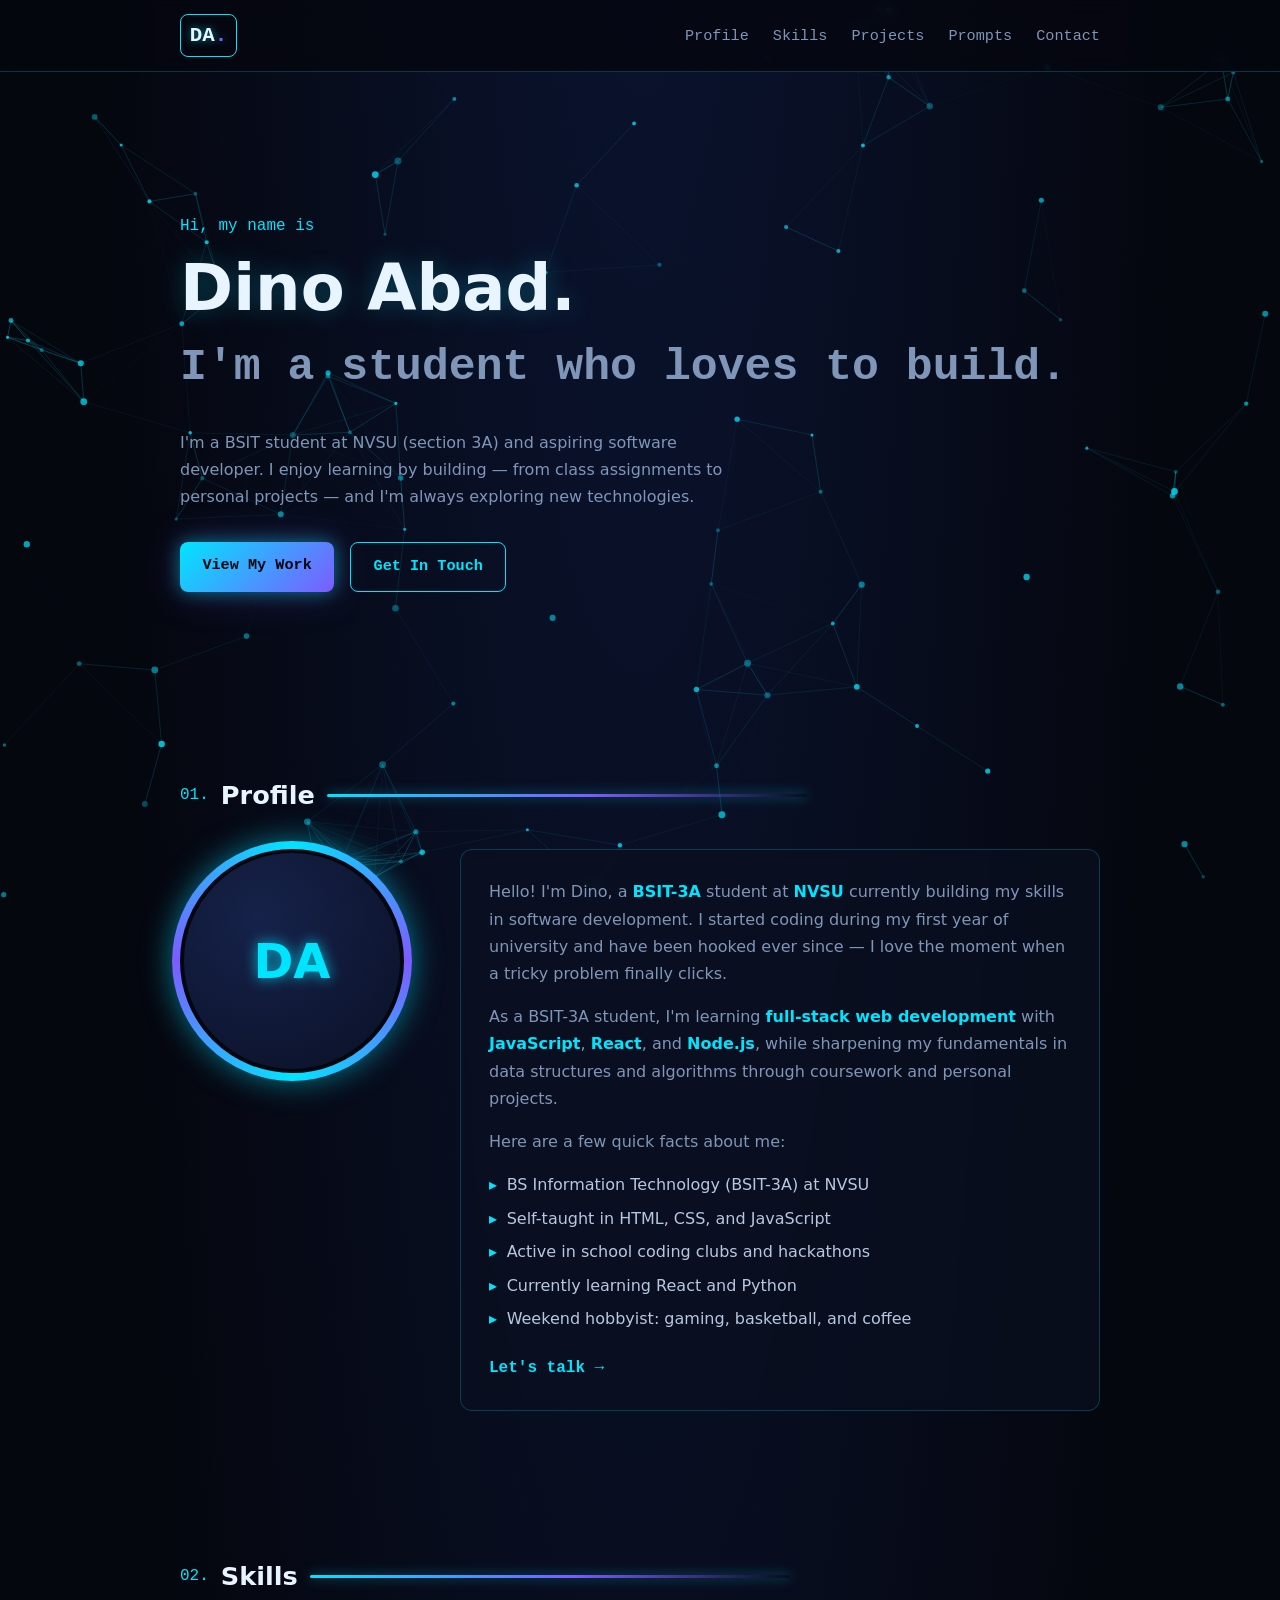
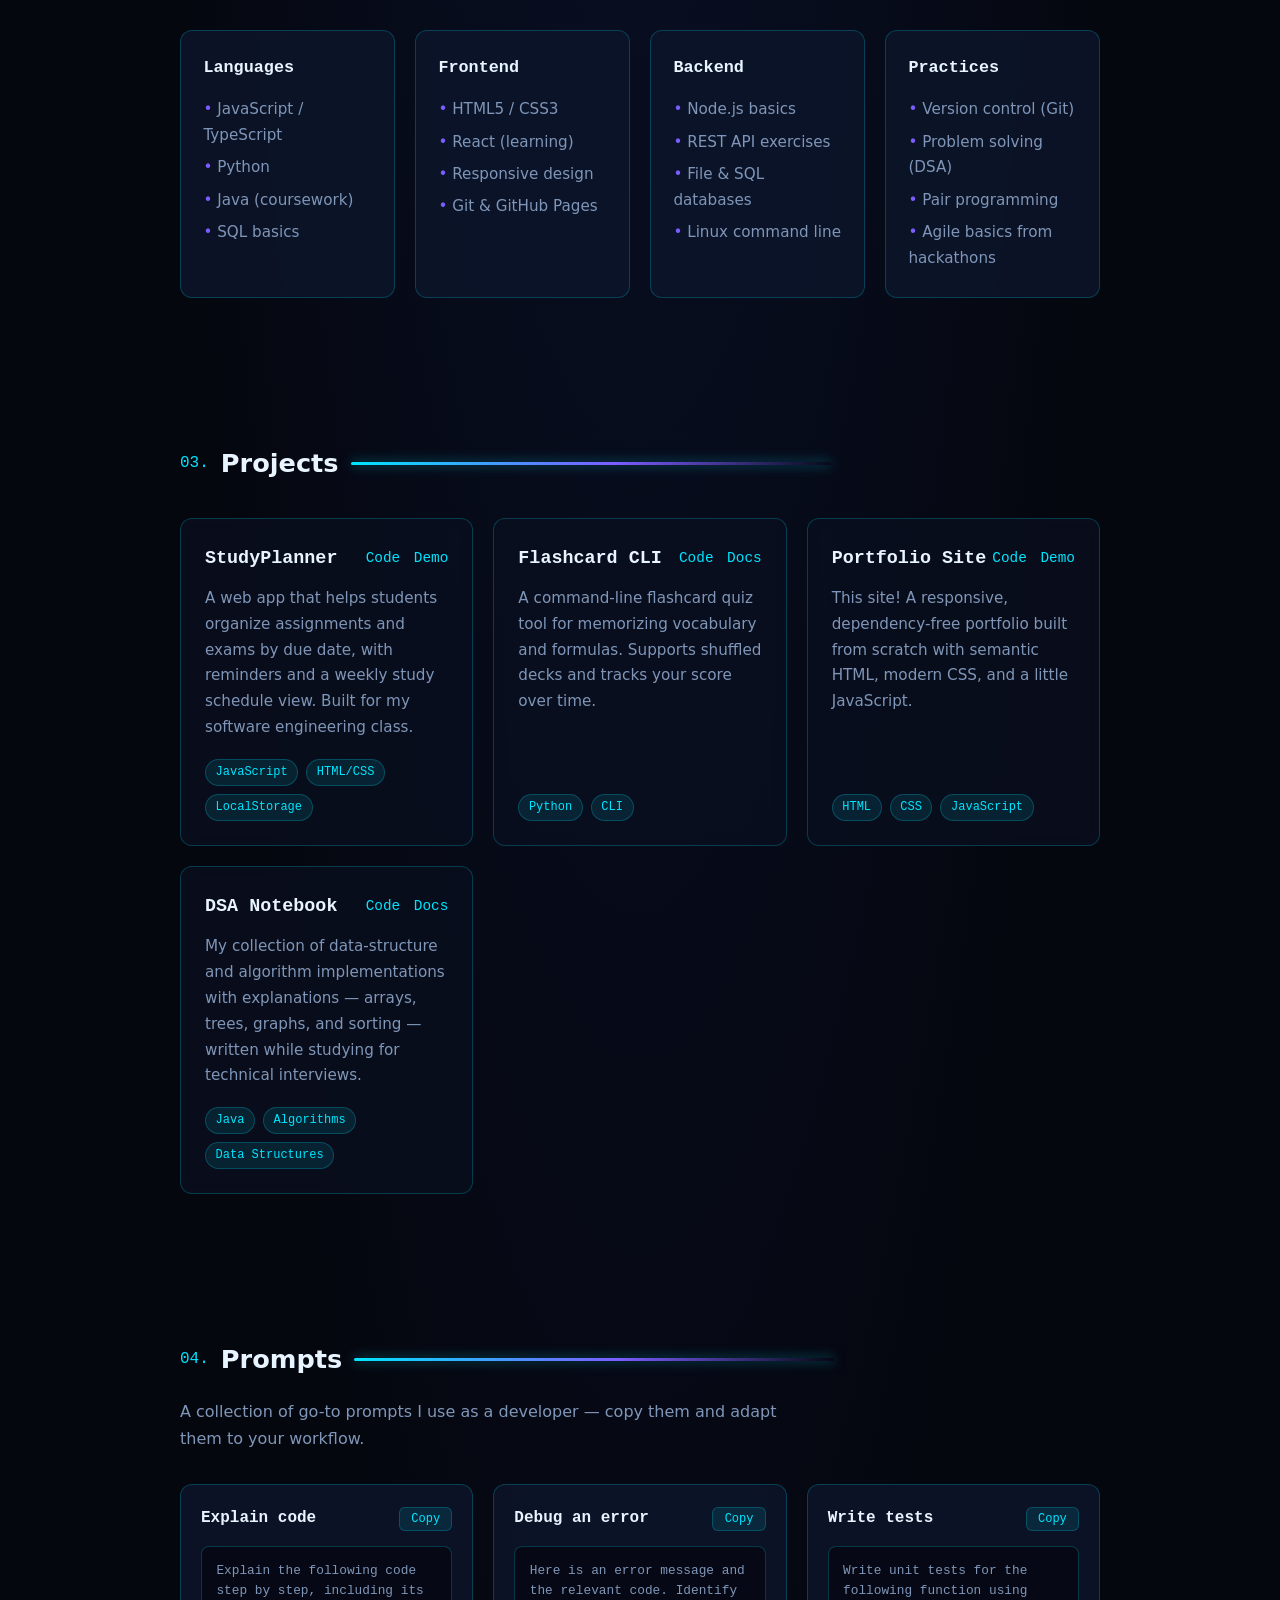
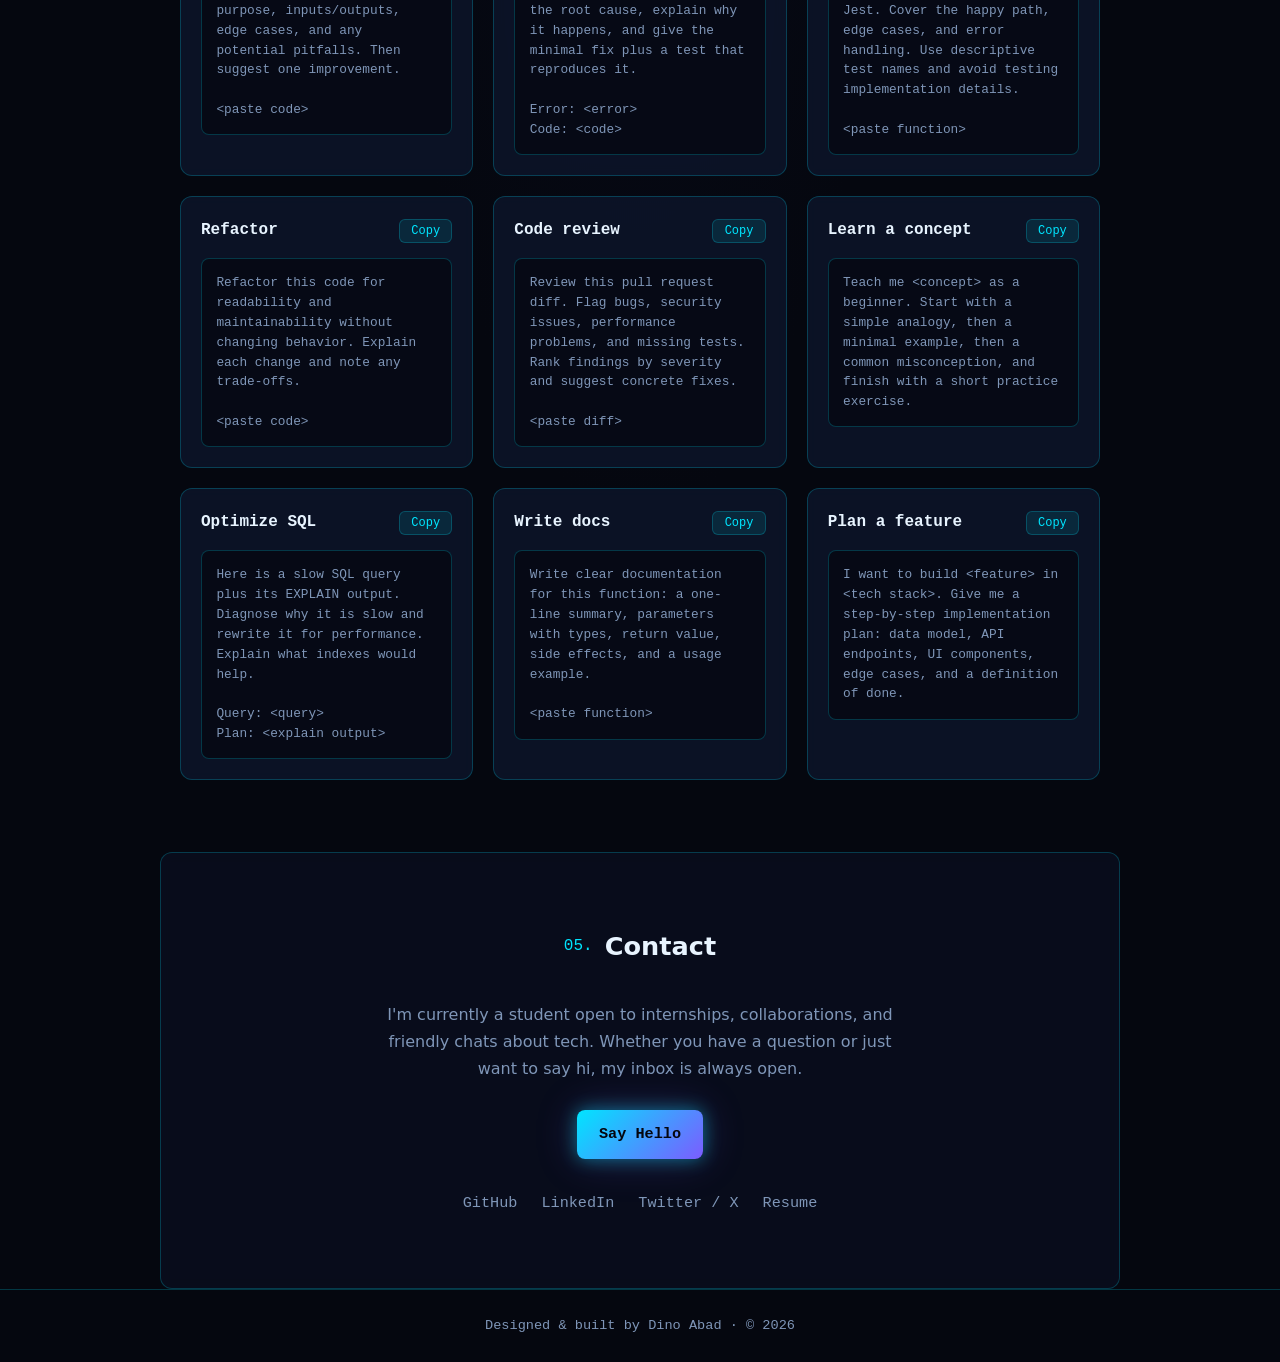
<file: index.html>
<!DOCTYPE html>
<html lang="en">
<head>
  <meta charset="UTF-8" />
  <meta name="viewport" content="width=device-width, initial-scale=1.0" />
  <title>Dino Abad — Student & Developer</title>
  <meta name="description" content="Portfolio of Dino Abad, BSIT-3A student at NVSU and developer." />
  <link rel="stylesheet" href="styles.css" />
</head>
<body>
  <canvas id="netCanvas" aria-hidden="true"></canvas>
  <header class="site-header">
    <nav class="nav">
      <a class="logo" href="#top">DA<span class="dot">.</span></a>
      <button class="nav-toggle" id="navToggle" aria-label="Toggle menu" aria-expanded="false">☰</button>
      <ul class="nav-links" id="navLinks">
        <li><a href="#profile">Profile</a></li>
        <li><a href="#skills">Skills</a></li>
        <li><a href="#projects">Projects</a></li>
        <li><a href="#prompts">Prompts</a></li>
        <li><a href="#contact">Contact</a></li>
      </ul>
    </nav>
  </header>

  <main id="top">
    <!-- Hero -->
    <section class="hero">
      <div class="hero-text">
        <p class="greeting">Hi, my name is</p>
        <h1>Dino Abad.</h1>
        <h2>I'm a student who loves to build.</h2>
        <p class="intro">
          I'm a BSIT student at NVSU (section 3A) and aspiring software developer. I
          enjoy learning by building — from class assignments to personal
          projects — and I'm always exploring new technologies.
        </p>
        <div class="hero-actions">
          <a class="btn btn-primary" href="#projects">View My Work</a>
          <a class="btn btn-ghost" href="#contact">Get In Touch</a>
        </div>
      </div>
    </section>

    <!-- Profile / About -->
    <section class="section" id="profile">
      <h2 class="section-title"><span>01.</span> Profile</h2>
      <div class="profile-grid">
        <div class="profile-photo" aria-hidden="true">
          <div class="avatar">DA</div>
        </div>
        <div class="profile-body">
          <p>
            Hello! I'm Dino, a <strong>BSIT-3A</strong> student at <strong>NVSU</strong> currently building my
            skills in software development. I started coding during my first
            year of university and have been hooked ever since — I love the
            moment when a tricky problem finally clicks.
          </p>
          <p>
            As a BSIT-3A student, I'm learning <strong>full-stack web development</strong>
            with <strong>JavaScript</strong>, <strong>React</strong>, and
            <strong>Node.js</strong>, while sharpening my fundamentals in
            data structures and algorithms through coursework and personal
            projects.
          </p>
          <p>Here are a few quick facts about me:</p>
          <ul class="facts">
            <li>BS Information Technology (BSIT-3A) at NVSU</li>
            <li>Self-taught in HTML, CSS, and JavaScript</li>
            <li>Active in school coding clubs and hackathons</li>
            <li>Currently learning React and Python</li>
            <li>Weekend hobbyist: gaming, basketball, and coffee</li>
          </ul>
          <a class="link" href="#contact">Let's talk →</a>
        </div>
      </div>
    </section>

    <!-- Skills -->
    <section class="section" id="skills">
      <h2 class="section-title"><span>02.</span> Skills</h2>
      <div class="skills-grid">
        <article class="skill-card">
          <h3>Languages</h3>
          <ul>
            <li>JavaScript / TypeScript</li>
            <li>Python</li>
            <li>Java (coursework)</li>
            <li>SQL basics</li>
          </ul>
        </article>
        <article class="skill-card">
          <h3>Frontend</h3>
          <ul>
            <li>HTML5 / CSS3</li>
            <li>React (learning)</li>
            <li>Responsive design</li>
            <li>Git &amp; GitHub Pages</li>
          </ul>
        </article>
        <article class="skill-card">
          <h3>Backend</h3>
          <ul>
            <li>Node.js basics</li>
            <li>REST API exercises</li>
            <li>File &amp; SQL databases</li>
            <li>Linux command line</li>
          </ul>
        </article>
        <article class="skill-card">
          <h3>Practices</h3>
          <ul>
            <li>Version control (Git)</li>
            <li>Problem solving (DSA)</li>
            <li>Pair programming</li>
            <li>Agile basics from hackathons</li>
          </ul>
        </article>
      </div>
    </section>

    <!-- Projects -->
    <section class="section" id="projects">
      <h2 class="section-title"><span>03.</span> Projects</h2>
      <div class="projects-grid">
        <article class="project-card">
          <div class="project-head">
            <h3>StudyPlanner</h3>
            <div class="project-links">
              <a href="#" aria-label="StudyPlanner source code">Code</a>
              <a href="#" aria-label="StudyPlanner live demo">Demo</a>
            </div>
          </div>
          <p>
            A web app that helps students organize assignments and exams by
            due date, with reminders and a weekly study schedule view.
            Built for my software engineering class.
          </p>
          <ul class="tags">
            <li>JavaScript</li><li>HTML/CSS</li><li>LocalStorage</li>
          </ul>
        </article>

        <article class="project-card">
          <div class="project-head">
            <h3>Flashcard CLI</h3>
            <div class="project-links">
              <a href="#" aria-label="Flashcard CLI source code">Code</a>
              <a href="#" aria-label="Flashcard CLI docs">Docs</a>
            </div>
          </div>
          <p>
            A command-line flashcard quiz tool for memorizing vocabulary and
            formulas. Supports shuffled decks and tracks your score over time.
          </p>
          <ul class="tags">
            <li>Python</li><li>CLI</li>
          </ul>
        </article>

        <article class="project-card">
          <div class="project-head">
            <h3>Portfolio Site</h3>
            <div class="project-links">
              <a href="#" aria-label="Portfolio Site source code">Code</a>
              <a href="#" aria-label="Portfolio Site live demo">Demo</a>
            </div>
          </div>
          <p>
            This site! A responsive, dependency-free portfolio built from
            scratch with semantic HTML, modern CSS, and a little JavaScript.
          </p>
          <ul class="tags">
            <li>HTML</li><li>CSS</li><li>JavaScript</li>
          </ul>
        </article>

        <article class="project-card">
          <div class="project-head">
            <h3>DSA Notebook</h3>
            <div class="project-links">
              <a href="#" aria-label="DSA Notebook source code">Code</a>
              <a href="#" aria-label="DSA Notebook docs">Docs</a>
            </div>
          </div>
          <p>
            My collection of data-structure and algorithm implementations with
            explanations — arrays, trees, graphs, and sorting — written while
            studying for technical interviews.
          </p>
          <ul class="tags">
            <li>Java</li><li>Algorithms</li><li>Data Structures</li>
          </ul>
        </article>
      </div>
    </section>


    <!-- Prompts -->
    <section class="section" id="prompts">
      <h2 class="section-title"><span>04.</span> Prompts</h2>
      <p class="prompts-intro">
        A collection of go-to prompts I use as a developer — copy them and
        adapt them to your workflow.
      </p>
      <div class="prompts-grid">
        <article class="prompt-card">
          <div class="prompt-head">
            <h3>Explain code</h3>
            <button class="copy-btn" type="button">Copy</button>
          </div>
          <pre>Explain the following code step by step, including its purpose, inputs/outputs, edge cases, and any potential pitfalls. Then suggest one improvement.

&lt;paste code&gt;</pre>
        </article>

        <article class="prompt-card">
          <div class="prompt-head">
            <h3>Debug an error</h3>
            <button class="copy-btn" type="button">Copy</button>
          </div>
          <pre>Here is an error message and the relevant code. Identify the root cause, explain why it happens, and give the minimal fix plus a test that reproduces it.

Error: &lt;error&gt;
Code: &lt;code&gt;</pre>
        </article>

        <article class="prompt-card">
          <div class="prompt-head">
            <h3>Write tests</h3>
            <button class="copy-btn" type="button">Copy</button>
          </div>
          <pre>Write unit tests for the following function using Jest. Cover the happy path, edge cases, and error handling. Use descriptive test names and avoid testing implementation details.

&lt;paste function&gt;</pre>
        </article>

        <article class="prompt-card">
          <div class="prompt-head">
            <h3>Refactor</h3>
            <button class="copy-btn" type="button">Copy</button>
          </div>
          <pre>Refactor this code for readability and maintainability without changing behavior. Explain each change and note any trade-offs.

&lt;paste code&gt;</pre>
        </article>

        <article class="prompt-card">
          <div class="prompt-head">
            <h3>Code review</h3>
            <button class="copy-btn" type="button">Copy</button>
          </div>
          <pre>Review this pull request diff. Flag bugs, security issues, performance problems, and missing tests. Rank findings by severity and suggest concrete fixes.

&lt;paste diff&gt;</pre>
        </article>

        <article class="prompt-card">
          <div class="prompt-head">
            <h3>Learn a concept</h3>
            <button class="copy-btn" type="button">Copy</button>
          </div>
          <pre>Teach me &lt;concept&gt; as a beginner. Start with a simple analogy, then a minimal example, then a common misconception, and finish with a short practice exercise.</pre>
        </article>

        <article class="prompt-card">
          <div class="prompt-head">
            <h3>Optimize SQL</h3>
            <button class="copy-btn" type="button">Copy</button>
          </div>
          <pre>Here is a slow SQL query plus its EXPLAIN output. Diagnose why it is slow and rewrite it for performance. Explain what indexes would help.

Query: &lt;query&gt;
Plan: &lt;explain output&gt;</pre>
        </article>

        <article class="prompt-card">
          <div class="prompt-head">
            <h3>Write docs</h3>
            <button class="copy-btn" type="button">Copy</button>
          </div>
          <pre>Write clear documentation for this function: a one-line summary, parameters with types, return value, side effects, and a usage example.

&lt;paste function&gt;</pre>
        </article>

        <article class="prompt-card">
          <div class="prompt-head">
            <h3>Plan a feature</h3>
            <button class="copy-btn" type="button">Copy</button>
          </div>
          <pre>I want to build &lt;feature&gt; in &lt;tech stack&gt;. Give me a step-by-step implementation plan: data model, API endpoints, UI components, edge cases, and a definition of done.</pre>
        </article>
      </div>
    </section>

    <!-- Contact -->
    <section class="section contact" id="contact">
      <h2 class="section-title"><span>05.</span> Contact</h2>
      <p class="contact-text">
        I'm currently a student open to internships, collaborations, and
        friendly chats about tech. Whether you have a question or just want
        to say hi, my inbox is always open.
      </p>
      <a class="btn btn-primary" href="mailto:dino.abad@example.com">Say Hello</a>
      <div class="socials">
        <a href="#">GitHub</a>
        <a href="#">LinkedIn</a>
        <a href="#">Twitter / X</a>
        <a href="#">Resume</a>
      </div>
    </section>
  </main>

  <footer class="site-footer">
    <p>Designed &amp; built by Dino Abad · © <span id="year"></span></p>
  </footer>

  <script src="script.js"></script>
  <script src="network.js"></script>
</body>
</html>
</file>
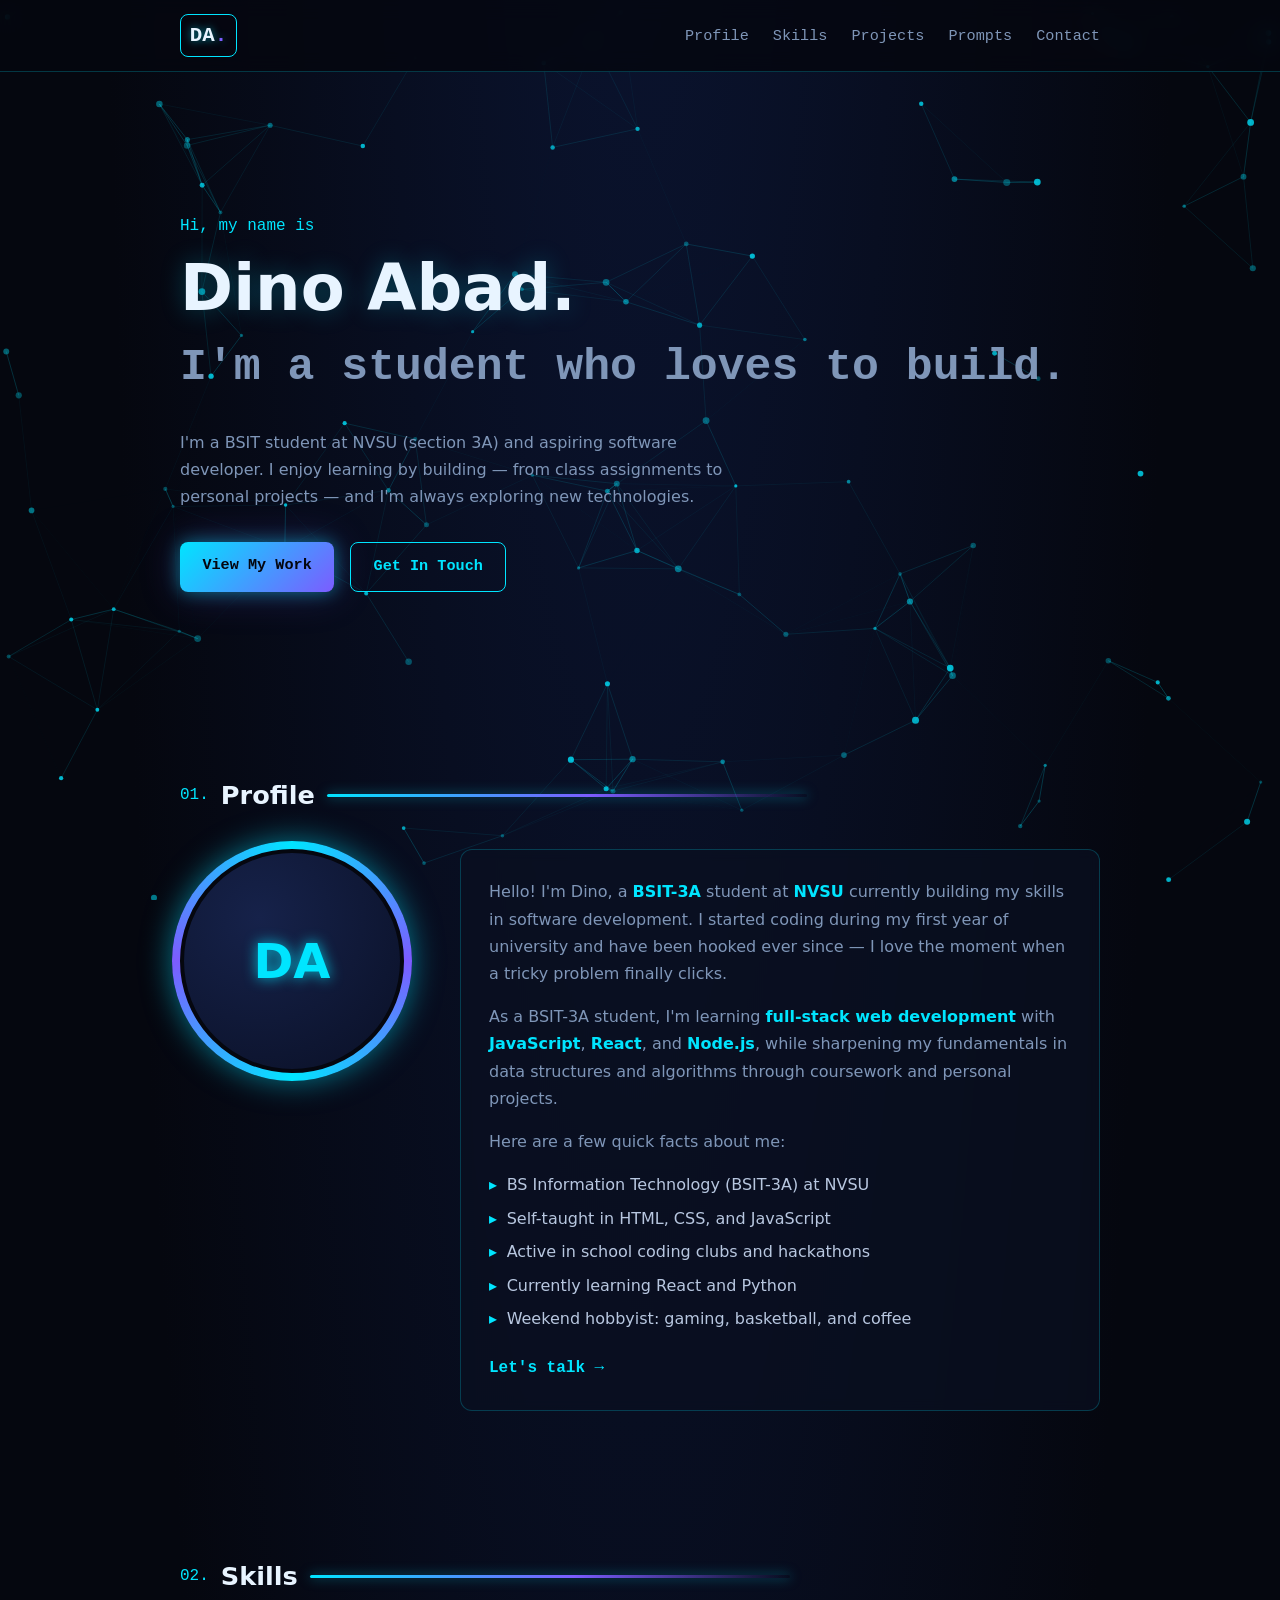
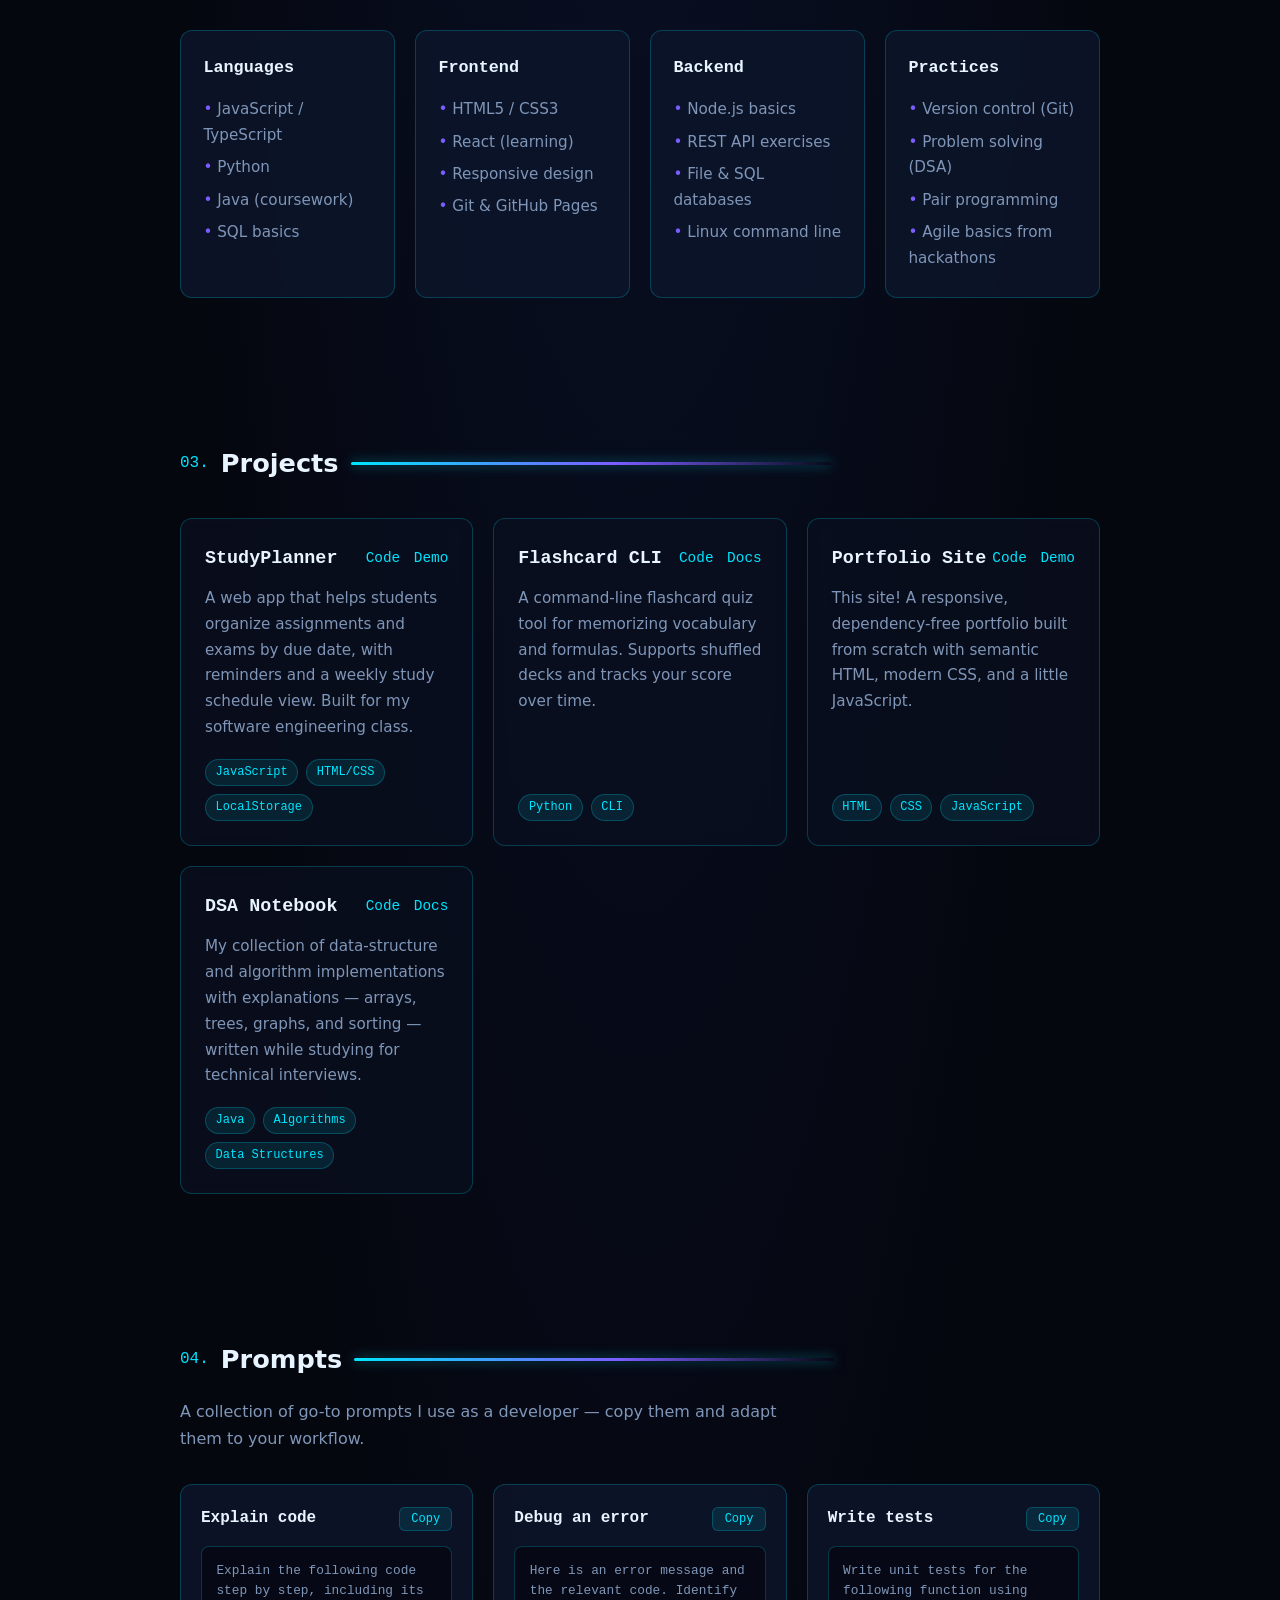
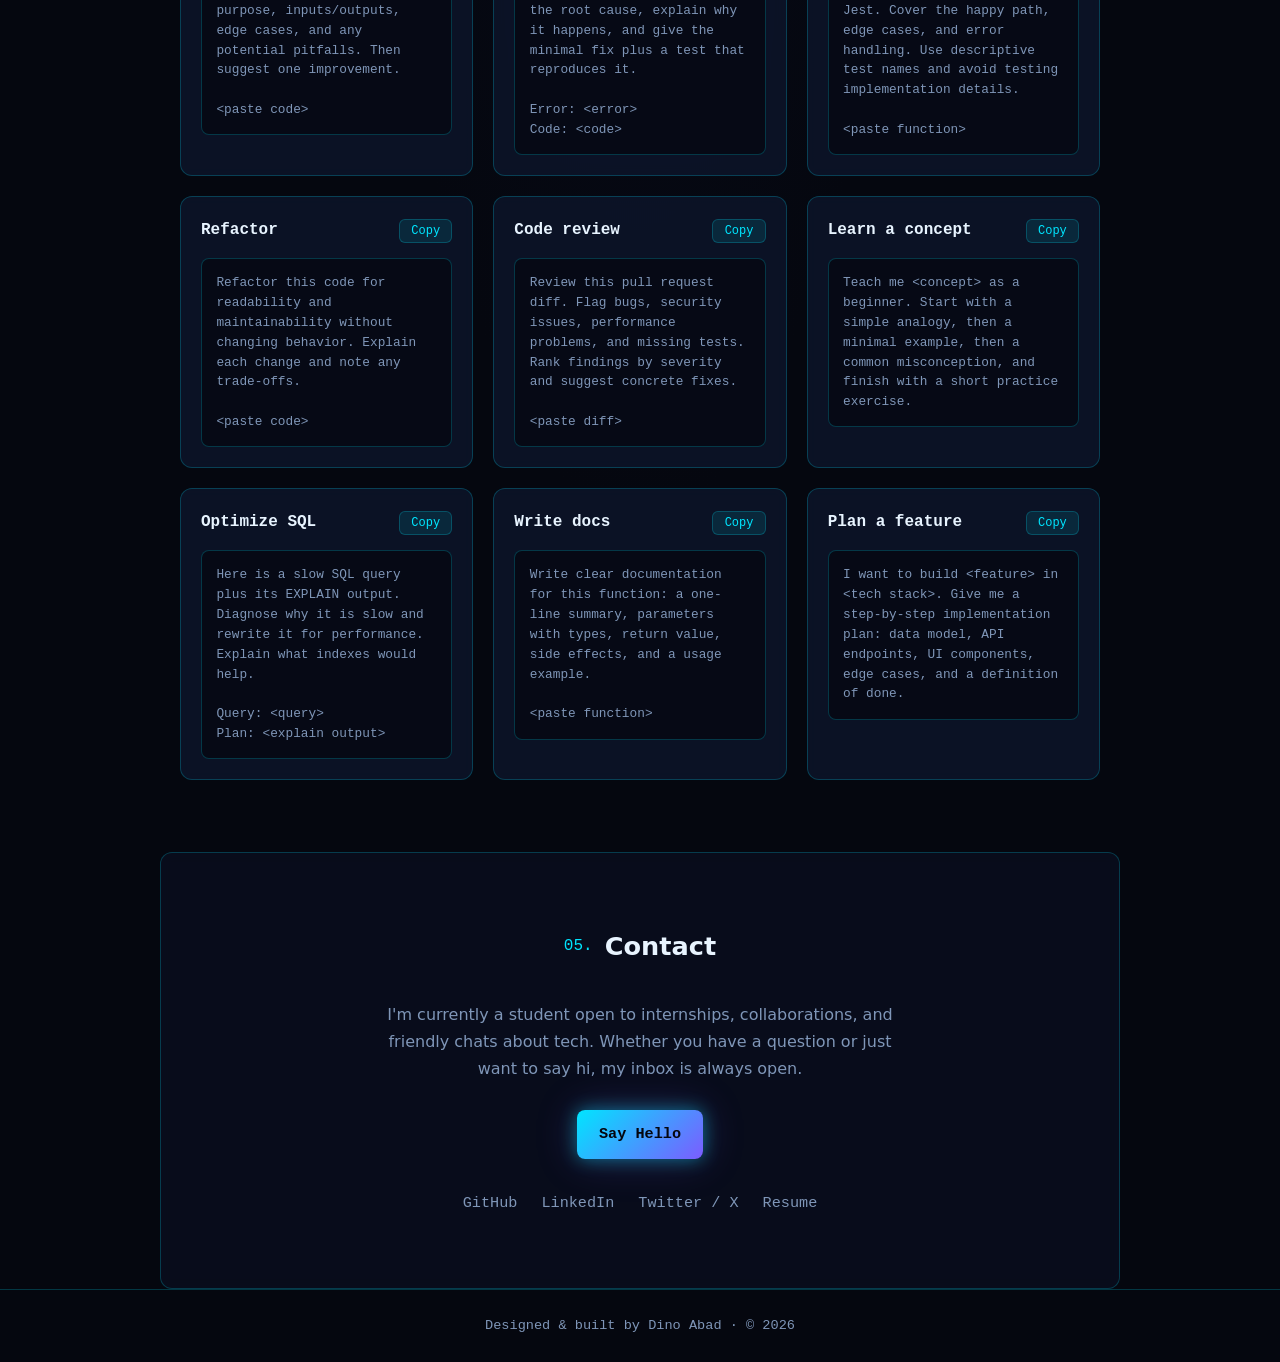
<file: dino-abad-portfolio.html>
<!DOCTYPE html>
<html lang="en">
<head>
  <meta charset="UTF-8" />
  <meta name="viewport" content="width=device-width, initial-scale=1.0" />
  <title>Dino Abad — Student & Developer</title>
  <meta name="description" content="Portfolio of Dino Abad, BSIT-3A student at NVSU and developer." />
  <style>
:root {
  --bg: #05070f;
  --bg-alt: rgba(10, 16, 32, 0.72);
  --card: rgba(13, 22, 44, 0.78);
  --text: #b8c7e0;
  --heading: #e8f4ff;
  --accent: #00e5ff;
  --accent-2: #7c5cff;
  --accent-soft: rgba(0, 229, 255, 0.1);
  --muted: #7f96b8;
  --border: rgba(0, 229, 255, 0.22);
  --radius: 12px;
  --max: 960px;
  --mono: "SFMono-Regular", "Cascadia Code", Consolas, "Liberation Mono", monospace;
}

* { box-sizing: border-box; margin: 0; padding: 0; }

html { scroll-behavior: smooth; }

body {
  font-family: "Segoe UI", system-ui, -apple-system, Roboto, sans-serif;
  background: radial-gradient(ellipse at 50% -20%, #0b1533 0%, var(--bg) 60%);
  color: var(--text);
  line-height: 1.7;
}

/* Network canvas background */
#netCanvas {
  position: fixed;
  inset: 0;
  z-index: -1;
  display: block;
}

a { color: var(--accent); text-decoration: none; }
a:hover { text-decoration: underline; }

/* Header */
.site-header {
  position: sticky;
  top: 0;
  z-index: 10;
  background: rgba(5, 7, 15, 0.82);
  backdrop-filter: blur(10px);
  border-bottom: 1px solid var(--border);
}
.nav {
  max-width: var(--max);
  margin: 0 auto;
  padding: 0.9rem 1.25rem;
  display: flex;
  align-items: center;
  justify-content: space-between;
}
.logo {
  font-family: var(--mono);
  font-weight: 700;
  font-size: 1.3rem;
  color: var(--heading);
  border: 1px solid var(--accent);
  border-radius: 8px;
  padding: 0.15rem 0.55rem;
  text-shadow: 0 0 8px rgba(0, 229, 255, 0.6);
}
.logo:hover { text-decoration: none; background: var(--accent-soft); }
.dot { color: var(--accent-2); }
.nav-links {
  display: flex;
  gap: 1.5rem;
  list-style: none;
}
.nav-links a {
  color: var(--muted);
  font-size: 0.95rem;
  font-family: var(--mono);
}
.nav-links a:hover { color: var(--accent); text-decoration: none; }
.nav-toggle {
  display: none;
  background: none;
  border: 1px solid var(--border);
  color: var(--accent);
  font-size: 1.2rem;
  border-radius: 6px;
  padding: 0.2rem 0.5rem;
  cursor: pointer;
}

/* Hero */
.hero {
  max-width: var(--max);
  margin: 0 auto;
  padding: 6rem 1.25rem 4rem;
  min-height: 70vh;
  display: flex;
  align-items: center;
}
.greeting {
  color: var(--accent);
  font-size: 1rem;
  margin-bottom: 0.75rem;
  font-family: var(--mono);
}
.hero h1 {
  color: var(--heading);
  font-size: clamp(2.4rem, 6vw, 4rem);
  line-height: 1.1;
  text-shadow: 0 0 24px rgba(0, 229, 255, 0.25);
}
.hero h2 {
  color: var(--muted);
  font-size: clamp(1.6rem, 4.5vw, 2.8rem);
  font-weight: 600;
  margin-top: 0.35rem;
  font-family: var(--mono);
}
.intro {
  max-width: 560px;
  margin-top: 1.5rem;
  color: var(--muted);
}
.hero-actions { display: flex; gap: 1rem; margin-top: 2rem; flex-wrap: wrap; }

.btn {
  display: inline-block;
  padding: 0.7rem 1.4rem;
  border-radius: 8px;
  font-weight: 600;
  font-size: 0.95rem;
  font-family: var(--mono);
}
.btn:hover { text-decoration: none; }
.btn-primary {
  background: linear-gradient(135deg, var(--accent), var(--accent-2));
  color: #04060f;
  box-shadow: 0 0 18px rgba(0, 229, 255, 0.45), 0 0 40px rgba(124, 92, 255, 0.25);
  animation: btnGlow 3.5s ease-in-out infinite;
}
.btn-primary:hover { filter: brightness(1.15); box-shadow: 0 0 28px rgba(0, 229, 255, 0.75), 0 0 60px rgba(124, 92, 255, 0.45); animation: none; }
.btn-ghost:hover { box-shadow: 0 0 18px rgba(0, 229, 255, 0.4); }
@keyframes btnGlow {
  0%, 100% { box-shadow: 0 0 14px rgba(0, 229, 255, 0.3), 0 0 32px rgba(124, 92, 255, 0.15); }
  50%      { box-shadow: 0 0 20px rgba(0, 229, 255, 0.45), 0 0 42px rgba(124, 92, 255, 0.22); }
}
.btn-ghost { border: 1px solid var(--accent); color: var(--accent); }
.btn-ghost:hover { background: var(--accent-soft); }

/* Sections */
.section {
  max-width: var(--max);
  margin: 0 auto;
  padding: 4.5rem 1.25rem;
}
.section-title {
  color: var(--heading);
  font-size: 1.6rem;
  margin-bottom: 2rem;
  display: flex;
  align-items: center;
  gap: 0.75rem;
}
.section-title span {
  color: var(--accent);
  font-size: 1rem;
  font-weight: 500;
  font-family: var(--mono);
}
.section-title::after {
  content: "";
  flex: 1;
  height: 3px;
  border-radius: 999px;
  background: linear-gradient(90deg, var(--accent), var(--accent-2) 55%, transparent);
  box-shadow: 0 0 12px rgba(0, 229, 255, 0.5);
  max-width: 480px;
}

/* Profile */
.profile-grid {
  display: grid;
  grid-template-columns: 240px 1fr;
  gap: 2.5rem;
  align-items: start;
}
.profile-photo { position: relative; width: fit-content; }
.profile-photo::before {
  content: "";
  position: absolute;
  inset: -8px;
  border-radius: 50%;
  background: conic-gradient(from 0deg, var(--accent), var(--accent-2), var(--accent), var(--accent-2), var(--accent));
  animation: ringSpin 6s linear infinite;
  z-index: 0;
  box-shadow: 0 0 30px rgba(0, 229, 255, 0.5);
}
.avatar {
  position: relative;
  z-index: 1;
  aspect-ratio: 1;
  width: 224px;
  max-width: 100%;
  border-radius: 50%;
  background: radial-gradient(circle at 35% 30%, #16224a, #0a1026);
  color: var(--accent);
  font-size: 3rem;
  font-weight: 700;
  display: flex;
  align-items: center;
  justify-content: center;
  border: 4px solid var(--bg);
  text-shadow: 0 0 14px rgba(0, 229, 255, 0.8);
}
@keyframes ringSpin { to { transform: rotate(360deg); } }
.profile-body {
  background: var(--bg-alt);
  border: 1px solid var(--border);
  border-radius: var(--radius);
  padding: 1.75rem;
  backdrop-filter: blur(6px);
}
.profile-body p { margin-bottom: 1rem; color: var(--muted); }
.profile-body strong { color: var(--accent); }
.facts {
  list-style: none;
  margin: 0.5rem 0 1.25rem;
  display: grid;
  gap: 0.4rem;
}
.facts li::before {
  content: "▸";
  color: var(--accent);
  margin-right: 0.6rem;
}
.link { font-weight: 600; font-family: var(--mono); }

/* Skills */
.skills-grid {
  display: grid;
  grid-template-columns: repeat(auto-fit, minmax(210px, 1fr));
  gap: 1.25rem;
}
.skill-card {
  background: var(--card);
  border: 1px solid var(--border);
  border-radius: var(--radius);
  padding: 1.4rem;
  transition: transform 0.15s ease, box-shadow 0.15s ease;
  backdrop-filter: blur(6px);
}
.skill-card:hover {
  transform: translateY(-4px);
  box-shadow: 0 0 22px rgba(0, 229, 255, 0.25);
}
.skill-card h3 {
  color: var(--heading);
  margin-bottom: 0.75rem;
  font-size: 1.05rem;
  font-family: var(--mono);
}
.skill-card ul { list-style: none; color: var(--muted); font-size: 0.95rem; }
.skill-card li { padding: 0.2rem 0; }
.skill-card li::before { content: "• "; color: var(--accent-2); }

/* Projects */
.projects-grid {
  display: grid;
  grid-template-columns: repeat(auto-fit, minmax(280px, 1fr));
  gap: 1.25rem;
}
.project-card {
  background: var(--bg-alt);
  border: 1px solid var(--border);
  border-radius: var(--radius);
  padding: 1.5rem;
  display: flex;
  flex-direction: column;
  transition: transform 0.15s ease, box-shadow 0.15s ease;
  backdrop-filter: blur(6px);
}
.project-card:hover {
  transform: translateY(-4px);
  box-shadow: 0 0 22px rgba(124, 92, 255, 0.3);
}
.project-head {
  display: flex;
  justify-content: space-between;
  align-items: center;
  margin-bottom: 0.75rem;
}
.project-head h3 { color: var(--heading); font-size: 1.15rem; font-family: var(--mono); }
.project-links { display: flex; gap: 0.85rem; font-size: 0.9rem; font-family: var(--mono); }
.project-card p { color: var(--muted); font-size: 0.95rem; flex: 1; }
.tags {
  list-style: none;
  display: flex;
  flex-wrap: wrap;
  gap: 0.5rem;
  margin-top: 1.1rem;
  font-size: 0.75rem;
  color: var(--accent);
  font-family: var(--mono);
}
.tags li {
  background: var(--accent-soft);
  border: 1px solid var(--border);
  padding: 0.15rem 0.6rem;
  border-radius: 999px;
}

/* Contact */
.contact {
  text-align: center;
  background: var(--bg-alt);
  border: 1px solid var(--border);
  border-radius: var(--radius);
  max-width: var(--max);
  backdrop-filter: blur(6px);
}
.contact .section-title { justify-content: center; }
.contact .section-title::after { display: none; }
.contact-text {
  max-width: 540px;
  margin: 0 auto 1.75rem;
  color: var(--muted);
}
.socials {
  display: flex;
  justify-content: center;
  gap: 1.5rem;
  margin-top: 2rem;
  flex-wrap: wrap;
}
.socials a { color: var(--muted); font-size: 0.95rem; font-family: var(--mono); }
.socials a:hover { color: var(--accent); text-shadow: 0 0 10px rgba(0, 229, 255, 0.6); }

/* Footer */
.site-footer {
  border-top: 1px solid var(--border);
  text-align: center;
  padding: 1.5rem;
  color: var(--muted);
  font-size: 0.85rem;
  font-family: var(--mono);
}

/* Responsive */
@media (max-width: 720px) {
  .nav-toggle { display: block; }
  .nav-links {
    display: none;
    position: absolute;
    top: 100%;
    right: 1rem;
    flex-direction: column;
    background: var(--card);
    border: 1px solid var(--border);
    border-radius: var(--radius);
    padding: 1rem 1.5rem;
    gap: 0.9rem;
  }
  .nav-links.open { display: flex; }
  .profile-grid { grid-template-columns: 1fr; }
  .profile-photo { max-width: 200px; }
  .hero { padding-top: 4rem; min-height: auto; }
}


/* Prompts */
.prompts-intro { color: var(--muted); margin: -1rem 0 2rem; max-width: 620px; }
.prompts-grid {
  display: grid;
  grid-template-columns: repeat(auto-fit, minmax(280px, 1fr));
  gap: 1.25rem;
}
.prompt-card {
  background: var(--card);
  border: 1px solid var(--border);
  border-radius: var(--radius);
  padding: 1.25rem;
  backdrop-filter: blur(6px);
  transition: transform 0.15s ease, box-shadow 0.15s ease;
}
.prompt-card:hover {
  transform: translateY(-4px);
  box-shadow: 0 0 22px rgba(0, 229, 255, 0.22);
}
.prompt-head {
  display: flex;
  justify-content: space-between;
  align-items: center;
  margin-bottom: 0.85rem;
}
.prompt-head h3 {
  color: var(--heading);
  font-size: 1rem;
  font-family: var(--mono);
}
.copy-btn {
  font-family: var(--mono);
  font-size: 0.75rem;
  background: var(--accent-soft);
  border: 1px solid var(--border);
  color: var(--accent);
  border-radius: 6px;
  padding: 0.25rem 0.7rem;
  cursor: pointer;
  transition: box-shadow 0.15s ease, background 0.15s ease;
}
.copy-btn:hover { box-shadow: 0 0 12px rgba(0, 229, 255, 0.45); }
.copy-btn.copied {
  background: rgba(124, 92, 255, 0.18);
  border-color: var(--accent-2);
  color: var(--accent-2);
}
.prompt-card pre {
  font-family: var(--mono);
  font-size: 0.8rem;
  line-height: 1.55;
  color: var(--muted);
  background: rgba(5, 7, 15, 0.7);
  border: 1px solid var(--border);
  border-radius: 8px;
  padding: 0.9rem;
  white-space: pre-wrap;
  word-break: break-word;
  overflow-x: auto;
}
  </style>
</head>
<body>
  <canvas id="netCanvas" aria-hidden="true"></canvas>
  <header class="site-header">
    <nav class="nav">
      <a class="logo" href="#top">DA<span class="dot">.</span></a>
      <button class="nav-toggle" id="navToggle" aria-label="Toggle menu" aria-expanded="false">☰</button>
      <ul class="nav-links" id="navLinks">
        <li><a href="#profile">Profile</a></li>
        <li><a href="#skills">Skills</a></li>
        <li><a href="#projects">Projects</a></li>
        <li><a href="#prompts">Prompts</a></li>
        <li><a href="#contact">Contact</a></li>
      </ul>
    </nav>
  </header>

  <main id="top">
    <!-- Hero -->
    <section class="hero">
      <div class="hero-text">
        <p class="greeting">Hi, my name is</p>
        <h1>Dino Abad.</h1>
        <h2>I'm a student who loves to build.</h2>
        <p class="intro">
          I'm a BSIT student at NVSU (section 3A) and aspiring software developer. I
          enjoy learning by building — from class assignments to personal
          projects — and I'm always exploring new technologies.
        </p>
        <div class="hero-actions">
          <a class="btn btn-primary" href="#projects">View My Work</a>
          <a class="btn btn-ghost" href="#contact">Get In Touch</a>
        </div>
      </div>
    </section>

    <!-- Profile / About -->
    <section class="section" id="profile">
      <h2 class="section-title"><span>01.</span> Profile</h2>
      <div class="profile-grid">
        <div class="profile-photo" aria-hidden="true">
          <div class="avatar">DA</div>
        </div>
        <div class="profile-body">
          <p>
            Hello! I'm Dino, a <strong>BSIT-3A</strong> student at <strong>NVSU</strong> currently building my
            skills in software development. I started coding during my first
            year of university and have been hooked ever since — I love the
            moment when a tricky problem finally clicks.
          </p>
          <p>
            As a BSIT-3A student, I'm learning <strong>full-stack web development</strong>
            with <strong>JavaScript</strong>, <strong>React</strong>, and
            <strong>Node.js</strong>, while sharpening my fundamentals in
            data structures and algorithms through coursework and personal
            projects.
          </p>
          <p>Here are a few quick facts about me:</p>
          <ul class="facts">
            <li>BS Information Technology (BSIT-3A) at NVSU</li>
            <li>Self-taught in HTML, CSS, and JavaScript</li>
            <li>Active in school coding clubs and hackathons</li>
            <li>Currently learning React and Python</li>
            <li>Weekend hobbyist: gaming, basketball, and coffee</li>
          </ul>
          <a class="link" href="#contact">Let's talk →</a>
        </div>
      </div>
    </section>

    <!-- Skills -->
    <section class="section" id="skills">
      <h2 class="section-title"><span>02.</span> Skills</h2>
      <div class="skills-grid">
        <article class="skill-card">
          <h3>Languages</h3>
          <ul>
            <li>JavaScript / TypeScript</li>
            <li>Python</li>
            <li>Java (coursework)</li>
            <li>SQL basics</li>
          </ul>
        </article>
        <article class="skill-card">
          <h3>Frontend</h3>
          <ul>
            <li>HTML5 / CSS3</li>
            <li>React (learning)</li>
            <li>Responsive design</li>
            <li>Git &amp; GitHub Pages</li>
          </ul>
        </article>
        <article class="skill-card">
          <h3>Backend</h3>
          <ul>
            <li>Node.js basics</li>
            <li>REST API exercises</li>
            <li>File &amp; SQL databases</li>
            <li>Linux command line</li>
          </ul>
        </article>
        <article class="skill-card">
          <h3>Practices</h3>
          <ul>
            <li>Version control (Git)</li>
            <li>Problem solving (DSA)</li>
            <li>Pair programming</li>
            <li>Agile basics from hackathons</li>
          </ul>
        </article>
      </div>
    </section>

    <!-- Projects -->
    <section class="section" id="projects">
      <h2 class="section-title"><span>03.</span> Projects</h2>
      <div class="projects-grid">
        <article class="project-card">
          <div class="project-head">
            <h3>StudyPlanner</h3>
            <div class="project-links">
              <a href="#" aria-label="StudyPlanner source code">Code</a>
              <a href="#" aria-label="StudyPlanner live demo">Demo</a>
            </div>
          </div>
          <p>
            A web app that helps students organize assignments and exams by
            due date, with reminders and a weekly study schedule view.
            Built for my software engineering class.
          </p>
          <ul class="tags">
            <li>JavaScript</li><li>HTML/CSS</li><li>LocalStorage</li>
          </ul>
        </article>

        <article class="project-card">
          <div class="project-head">
            <h3>Flashcard CLI</h3>
            <div class="project-links">
              <a href="#" aria-label="Flashcard CLI source code">Code</a>
              <a href="#" aria-label="Flashcard CLI docs">Docs</a>
            </div>
          </div>
          <p>
            A command-line flashcard quiz tool for memorizing vocabulary and
            formulas. Supports shuffled decks and tracks your score over time.
          </p>
          <ul class="tags">
            <li>Python</li><li>CLI</li>
          </ul>
        </article>

        <article class="project-card">
          <div class="project-head">
            <h3>Portfolio Site</h3>
            <div class="project-links">
              <a href="#" aria-label="Portfolio Site source code">Code</a>
              <a href="#" aria-label="Portfolio Site live demo">Demo</a>
            </div>
          </div>
          <p>
            This site! A responsive, dependency-free portfolio built from
            scratch with semantic HTML, modern CSS, and a little JavaScript.
          </p>
          <ul class="tags">
            <li>HTML</li><li>CSS</li><li>JavaScript</li>
          </ul>
        </article>

        <article class="project-card">
          <div class="project-head">
            <h3>DSA Notebook</h3>
            <div class="project-links">
              <a href="#" aria-label="DSA Notebook source code">Code</a>
              <a href="#" aria-label="DSA Notebook docs">Docs</a>
            </div>
          </div>
          <p>
            My collection of data-structure and algorithm implementations with
            explanations — arrays, trees, graphs, and sorting — written while
            studying for technical interviews.
          </p>
          <ul class="tags">
            <li>Java</li><li>Algorithms</li><li>Data Structures</li>
          </ul>
        </article>
      </div>
    </section>


    <!-- Prompts -->
    <section class="section" id="prompts">
      <h2 class="section-title"><span>04.</span> Prompts</h2>
      <p class="prompts-intro">
        A collection of go-to prompts I use as a developer — copy them and
        adapt them to your workflow.
      </p>
      <div class="prompts-grid">
        <article class="prompt-card">
          <div class="prompt-head">
            <h3>Explain code</h3>
            <button class="copy-btn" type="button">Copy</button>
          </div>
          <pre>Explain the following code step by step, including its purpose, inputs/outputs, edge cases, and any potential pitfalls. Then suggest one improvement.

&lt;paste code&gt;</pre>
        </article>

        <article class="prompt-card">
          <div class="prompt-head">
            <h3>Debug an error</h3>
            <button class="copy-btn" type="button">Copy</button>
          </div>
          <pre>Here is an error message and the relevant code. Identify the root cause, explain why it happens, and give the minimal fix plus a test that reproduces it.

Error: &lt;error&gt;
Code: &lt;code&gt;</pre>
        </article>

        <article class="prompt-card">
          <div class="prompt-head">
            <h3>Write tests</h3>
            <button class="copy-btn" type="button">Copy</button>
          </div>
          <pre>Write unit tests for the following function using Jest. Cover the happy path, edge cases, and error handling. Use descriptive test names and avoid testing implementation details.

&lt;paste function&gt;</pre>
        </article>

        <article class="prompt-card">
          <div class="prompt-head">
            <h3>Refactor</h3>
            <button class="copy-btn" type="button">Copy</button>
          </div>
          <pre>Refactor this code for readability and maintainability without changing behavior. Explain each change and note any trade-offs.

&lt;paste code&gt;</pre>
        </article>

        <article class="prompt-card">
          <div class="prompt-head">
            <h3>Code review</h3>
            <button class="copy-btn" type="button">Copy</button>
          </div>
          <pre>Review this pull request diff. Flag bugs, security issues, performance problems, and missing tests. Rank findings by severity and suggest concrete fixes.

&lt;paste diff&gt;</pre>
        </article>

        <article class="prompt-card">
          <div class="prompt-head">
            <h3>Learn a concept</h3>
            <button class="copy-btn" type="button">Copy</button>
          </div>
          <pre>Teach me &lt;concept&gt; as a beginner. Start with a simple analogy, then a minimal example, then a common misconception, and finish with a short practice exercise.</pre>
        </article>

        <article class="prompt-card">
          <div class="prompt-head">
            <h3>Optimize SQL</h3>
            <button class="copy-btn" type="button">Copy</button>
          </div>
          <pre>Here is a slow SQL query plus its EXPLAIN output. Diagnose why it is slow and rewrite it for performance. Explain what indexes would help.

Query: &lt;query&gt;
Plan: &lt;explain output&gt;</pre>
        </article>

        <article class="prompt-card">
          <div class="prompt-head">
            <h3>Write docs</h3>
            <button class="copy-btn" type="button">Copy</button>
          </div>
          <pre>Write clear documentation for this function: a one-line summary, parameters with types, return value, side effects, and a usage example.

&lt;paste function&gt;</pre>
        </article>

        <article class="prompt-card">
          <div class="prompt-head">
            <h3>Plan a feature</h3>
            <button class="copy-btn" type="button">Copy</button>
          </div>
          <pre>I want to build &lt;feature&gt; in &lt;tech stack&gt;. Give me a step-by-step implementation plan: data model, API endpoints, UI components, edge cases, and a definition of done.</pre>
        </article>
      </div>
    </section>

    <!-- Contact -->
    <section class="section contact" id="contact">
      <h2 class="section-title"><span>05.</span> Contact</h2>
      <p class="contact-text">
        I'm currently a student open to internships, collaborations, and
        friendly chats about tech. Whether you have a question or just want
        to say hi, my inbox is always open.
      </p>
      <a class="btn btn-primary" href="mailto:dino.abad@example.com">Say Hello</a>
      <div class="socials">
        <a href="#">GitHub</a>
        <a href="#">LinkedIn</a>
        <a href="#">Twitter / X</a>
        <a href="#">Resume</a>
      </div>
    </section>
  </main>

  <footer class="site-footer">
    <p>Designed &amp; built by Dino Abad · © <span id="year"></span></p>
  </footer>

  <script>
const navToggle = document.getElementById("navToggle");
const navLinks = document.getElementById("navLinks");

navToggle.addEventListener("click", () => {
  const open = navLinks.classList.toggle("open");
  navToggle.setAttribute("aria-expanded", String(open));
});

navLinks.addEventListener("click", (e) => {
  if (e.target.tagName === "A") {
    navLinks.classList.remove("open");
    navToggle.setAttribute("aria-expanded", "false");
  }
});

document.getElementById("year").textContent = new Date().getFullYear();


// Copy prompt buttons
document.querySelectorAll(".copy-btn").forEach((btn) => {
  btn.addEventListener("click", async () => {
    const text = btn.closest(".prompt-card").querySelector("pre").innerText;
    try {
      await navigator.clipboard.writeText(text);
      const original = btn.textContent;
      btn.textContent = "Copied!";
      btn.classList.add("copied");
      setTimeout(() => {
        btn.textContent = original;
        btn.classList.remove("copied");
      }, 1500);
    } catch {
      btn.textContent = "Failed";
      setTimeout(() => { btn.textContent = "Copy"; }, 1500);
    }
  });
});
  </script>
  <script>
// Animated network graph background: nodes + links, with mouse interaction.
const canvas = document.getElementById("netCanvas");
const ctx = canvas.getContext("2d");

let width, height, nodes = [];
const NODE_COUNT_BASE = 0.00009; // nodes per pixel²
const LINK_DIST = 140;
const mouse = { x: null, y: null };

function resize() {
  width = canvas.width = window.innerWidth;
  height = canvas.height = window.innerHeight;
  const count = Math.max(40, Math.min(140, Math.floor(width * height * NODE_COUNT_BASE)));
  nodes = Array.from({ length: count }, () => ({
    x: Math.random() * width,
    y: Math.random() * height,
    vx: (Math.random() - 0.5) * 0.4,
    vy: (Math.random() - 0.5) * 0.4,
    r: 1.5 + Math.random() * 2,
    pulse: Math.random() * Math.PI * 2
  }));
}

function step(t) {
  ctx.clearRect(0, 0, width, height);

  for (const n of nodes) {
    n.x += n.vx;
    n.y += n.vy;
    if (n.x < 0 || n.x > width) n.vx *= -1;
    if (n.y < 0 || n.y > height) n.vy *= -1;
    n.pulse += 0.02;
  }

  // Links
  for (let i = 0; i < nodes.length; i++) {
    for (let j = i + 1; j < nodes.length; j++) {
      const a = nodes[i], b = nodes[j];
      const dx = a.x - b.x, dy = a.y - b.y;
      const dist = Math.hypot(dx, dy);
      if (dist < LINK_DIST) {
        const alpha = (1 - dist / LINK_DIST) * 0.35;
        ctx.strokeStyle = `rgba(0, 229, 255, ${alpha})`;
        ctx.lineWidth = 0.8;
        ctx.beginPath();
        ctx.moveTo(a.x, a.y);
        ctx.lineTo(b.x, b.y);
        ctx.stroke();
      }
    }
  }

  // Nodes
  for (const n of nodes) {
    const glow = 0.55 + Math.sin(n.pulse) * 0.25;
    ctx.fillStyle = `rgba(0, 229, 255, ${glow})`;
    ctx.beginPath();
    ctx.arc(n.x, n.y, n.r, 0, Math.PI * 2);
    ctx.fill();
  }

  // Mouse links (closest nodes connect to cursor)
  if (mouse.x !== null) {
    for (const n of nodes) {
      const dist = Math.hypot(n.x - mouse.x, n.y - mouse.y);
      if (dist < 180) {
        const alpha = (1 - dist / 180) * 0.5;
        ctx.strokeStyle = `rgba(124, 92, 255, ${alpha})`;
        ctx.lineWidth = 1;
        ctx.beginPath();
        ctx.moveTo(n.x, n.y);
        ctx.lineTo(mouse.x, mouse.y);
        ctx.stroke();
      }
    }
  }

  requestAnimationFrame(step);
}

window.addEventListener("resize", resize);
window.addEventListener("mousemove", (e) => { mouse.x = e.clientX; mouse.y = e.clientY; });
window.addEventListener("mouseleave", () => { mouse.x = mouse.y = null; });

resize();
requestAnimationFrame(step);
  </script>
</body>
</html>
</file>
<file: styles.css>
:root {
  --bg: #05070f;
  --bg-alt: rgba(10, 16, 32, 0.72);
  --card: rgba(13, 22, 44, 0.78);
  --text: #b8c7e0;
  --heading: #e8f4ff;
  --accent: #00e5ff;
  --accent-2: #7c5cff;
  --accent-soft: rgba(0, 229, 255, 0.1);
  --muted: #7f96b8;
  --border: rgba(0, 229, 255, 0.22);
  --radius: 12px;
  --max: 960px;
  --mono: "SFMono-Regular", "Cascadia Code", Consolas, "Liberation Mono", monospace;
}

* { box-sizing: border-box; margin: 0; padding: 0; }

html { scroll-behavior: smooth; }

body {
  font-family: "Segoe UI", system-ui, -apple-system, Roboto, sans-serif;
  background: radial-gradient(ellipse at 50% -20%, #0b1533 0%, var(--bg) 60%);
  color: var(--text);
  line-height: 1.7;
}

/* Network canvas background */
#netCanvas {
  position: fixed;
  inset: 0;
  z-index: -1;
  display: block;
}

a { color: var(--accent); text-decoration: none; }
a:hover { text-decoration: underline; }

/* Header */
.site-header {
  position: sticky;
  top: 0;
  z-index: 10;
  background: rgba(5, 7, 15, 0.82);
  backdrop-filter: blur(10px);
  border-bottom: 1px solid var(--border);
}
.nav {
  max-width: var(--max);
  margin: 0 auto;
  padding: 0.9rem 1.25rem;
  display: flex;
  align-items: center;
  justify-content: space-between;
}
.logo {
  font-family: var(--mono);
  font-weight: 700;
  font-size: 1.3rem;
  color: var(--heading);
  border: 1px solid var(--accent);
  border-radius: 8px;
  padding: 0.15rem 0.55rem;
  text-shadow: 0 0 8px rgba(0, 229, 255, 0.6);
}
.logo:hover { text-decoration: none; background: var(--accent-soft); }
.dot { color: var(--accent-2); }
.nav-links {
  display: flex;
  gap: 1.5rem;
  list-style: none;
}
.nav-links a {
  color: var(--muted);
  font-size: 0.95rem;
  font-family: var(--mono);
}
.nav-links a:hover { color: var(--accent); text-decoration: none; }
.nav-toggle {
  display: none;
  background: none;
  border: 1px solid var(--border);
  color: var(--accent);
  font-size: 1.2rem;
  border-radius: 6px;
  padding: 0.2rem 0.5rem;
  cursor: pointer;
}

/* Hero */
.hero {
  max-width: var(--max);
  margin: 0 auto;
  padding: 6rem 1.25rem 4rem;
  min-height: 70vh;
  display: flex;
  align-items: center;
}
.greeting {
  color: var(--accent);
  font-size: 1rem;
  margin-bottom: 0.75rem;
  font-family: var(--mono);
}
.hero h1 {
  color: var(--heading);
  font-size: clamp(2.4rem, 6vw, 4rem);
  line-height: 1.1;
  text-shadow: 0 0 24px rgba(0, 229, 255, 0.25);
}
.hero h2 {
  color: var(--muted);
  font-size: clamp(1.6rem, 4.5vw, 2.8rem);
  font-weight: 600;
  margin-top: 0.35rem;
  font-family: var(--mono);
}
.intro {
  max-width: 560px;
  margin-top: 1.5rem;
  color: var(--muted);
}
.hero-actions { display: flex; gap: 1rem; margin-top: 2rem; flex-wrap: wrap; }

.btn {
  display: inline-block;
  padding: 0.7rem 1.4rem;
  border-radius: 8px;
  font-weight: 600;
  font-size: 0.95rem;
  font-family: var(--mono);
}
.btn:hover { text-decoration: none; }
.btn-primary {
  background: linear-gradient(135deg, var(--accent), var(--accent-2));
  color: #04060f;
  box-shadow: 0 0 18px rgba(0, 229, 255, 0.45), 0 0 40px rgba(124, 92, 255, 0.25);
  animation: btnGlow 3.5s ease-in-out infinite;
}
.btn-primary:hover { filter: brightness(1.15); box-shadow: 0 0 28px rgba(0, 229, 255, 0.75), 0 0 60px rgba(124, 92, 255, 0.45); animation: none; }
.btn-ghost:hover { box-shadow: 0 0 18px rgba(0, 229, 255, 0.4); }
@keyframes btnGlow {
  0%, 100% { box-shadow: 0 0 14px rgba(0, 229, 255, 0.3), 0 0 32px rgba(124, 92, 255, 0.15); }
  50%      { box-shadow: 0 0 20px rgba(0, 229, 255, 0.45), 0 0 42px rgba(124, 92, 255, 0.22); }
}
.btn-ghost { border: 1px solid var(--accent); color: var(--accent); }
.btn-ghost:hover { background: var(--accent-soft); }

/* Sections */
.section {
  max-width: var(--max);
  margin: 0 auto;
  padding: 4.5rem 1.25rem;
}
.section-title {
  color: var(--heading);
  font-size: 1.6rem;
  margin-bottom: 2rem;
  display: flex;
  align-items: center;
  gap: 0.75rem;
}
.section-title span {
  color: var(--accent);
  font-size: 1rem;
  font-weight: 500;
  font-family: var(--mono);
}
.section-title::after {
  content: "";
  flex: 1;
  height: 3px;
  border-radius: 999px;
  background: linear-gradient(90deg, var(--accent), var(--accent-2) 55%, transparent);
  box-shadow: 0 0 12px rgba(0, 229, 255, 0.5);
  max-width: 480px;
}

/* Profile */
.profile-grid {
  display: grid;
  grid-template-columns: 240px 1fr;
  gap: 2.5rem;
  align-items: start;
}
.profile-photo { position: relative; width: fit-content; }
.profile-photo::before {
  content: "";
  position: absolute;
  inset: -8px;
  border-radius: 50%;
  background: conic-gradient(from 0deg, var(--accent), var(--accent-2), var(--accent), var(--accent-2), var(--accent));
  animation: ringSpin 6s linear infinite;
  z-index: 0;
  box-shadow: 0 0 30px rgba(0, 229, 255, 0.5);
}
.avatar {
  position: relative;
  z-index: 1;
  aspect-ratio: 1;
  width: 224px;
  max-width: 100%;
  border-radius: 50%;
  background: radial-gradient(circle at 35% 30%, #16224a, #0a1026);
  color: var(--accent);
  font-size: 3rem;
  font-weight: 700;
  display: flex;
  align-items: center;
  justify-content: center;
  border: 4px solid var(--bg);
  text-shadow: 0 0 14px rgba(0, 229, 255, 0.8);
}
@keyframes ringSpin { to { transform: rotate(360deg); } }
.profile-body {
  background: var(--bg-alt);
  border: 1px solid var(--border);
  border-radius: var(--radius);
  padding: 1.75rem;
  backdrop-filter: blur(6px);
}
.profile-body p { margin-bottom: 1rem; color: var(--muted); }
.profile-body strong { color: var(--accent); }
.facts {
  list-style: none;
  margin: 0.5rem 0 1.25rem;
  display: grid;
  gap: 0.4rem;
}
.facts li::before {
  content: "▸";
  color: var(--accent);
  margin-right: 0.6rem;
}
.link { font-weight: 600; font-family: var(--mono); }

/* Skills */
.skills-grid {
  display: grid;
  grid-template-columns: repeat(auto-fit, minmax(210px, 1fr));
  gap: 1.25rem;
}
.skill-card {
  background: var(--card);
  border: 1px solid var(--border);
  border-radius: var(--radius);
  padding: 1.4rem;
  transition: transform 0.15s ease, box-shadow 0.15s ease;
  backdrop-filter: blur(6px);
}
.skill-card:hover {
  transform: translateY(-4px);
  box-shadow: 0 0 22px rgba(0, 229, 255, 0.25);
}
.skill-card h3 {
  color: var(--heading);
  margin-bottom: 0.75rem;
  font-size: 1.05rem;
  font-family: var(--mono);
}
.skill-card ul { list-style: none; color: var(--muted); font-size: 0.95rem; }
.skill-card li { padding: 0.2rem 0; }
.skill-card li::before { content: "• "; color: var(--accent-2); }

/* Projects */
.projects-grid {
  display: grid;
  grid-template-columns: repeat(auto-fit, minmax(280px, 1fr));
  gap: 1.25rem;
}
.project-card {
  background: var(--bg-alt);
  border: 1px solid var(--border);
  border-radius: var(--radius);
  padding: 1.5rem;
  display: flex;
  flex-direction: column;
  transition: transform 0.15s ease, box-shadow 0.15s ease;
  backdrop-filter: blur(6px);
}
.project-card:hover {
  transform: translateY(-4px);
  box-shadow: 0 0 22px rgba(124, 92, 255, 0.3);
}
.project-head {
  display: flex;
  justify-content: space-between;
  align-items: center;
  margin-bottom: 0.75rem;
}
.project-head h3 { color: var(--heading); font-size: 1.15rem; font-family: var(--mono); }
.project-links { display: flex; gap: 0.85rem; font-size: 0.9rem; font-family: var(--mono); }
.project-card p { color: var(--muted); font-size: 0.95rem; flex: 1; }
.tags {
  list-style: none;
  display: flex;
  flex-wrap: wrap;
  gap: 0.5rem;
  margin-top: 1.1rem;
  font-size: 0.75rem;
  color: var(--accent);
  font-family: var(--mono);
}
.tags li {
  background: var(--accent-soft);
  border: 1px solid var(--border);
  padding: 0.15rem 0.6rem;
  border-radius: 999px;
}

/* Contact */
.contact {
  text-align: center;
  background: var(--bg-alt);
  border: 1px solid var(--border);
  border-radius: var(--radius);
  max-width: var(--max);
  backdrop-filter: blur(6px);
}
.contact .section-title { justify-content: center; }
.contact .section-title::after { display: none; }
.contact-text {
  max-width: 540px;
  margin: 0 auto 1.75rem;
  color: var(--muted);
}
.socials {
  display: flex;
  justify-content: center;
  gap: 1.5rem;
  margin-top: 2rem;
  flex-wrap: wrap;
}
.socials a { color: var(--muted); font-size: 0.95rem; font-family: var(--mono); }
.socials a:hover { color: var(--accent); text-shadow: 0 0 10px rgba(0, 229, 255, 0.6); }

/* Footer */
.site-footer {
  border-top: 1px solid var(--border);
  text-align: center;
  padding: 1.5rem;
  color: var(--muted);
  font-size: 0.85rem;
  font-family: var(--mono);
}

/* Responsive */
@media (max-width: 720px) {
  .nav-toggle { display: block; }
  .nav-links {
    display: none;
    position: absolute;
    top: 100%;
    right: 1rem;
    flex-direction: column;
    background: var(--card);
    border: 1px solid var(--border);
    border-radius: var(--radius);
    padding: 1rem 1.5rem;
    gap: 0.9rem;
  }
  .nav-links.open { display: flex; }
  .profile-grid { grid-template-columns: 1fr; }
  .profile-photo { max-width: 200px; }
  .hero { padding-top: 4rem; min-height: auto; }
}


/* Prompts */
.prompts-intro { color: var(--muted); margin: -1rem 0 2rem; max-width: 620px; }
.prompts-grid {
  display: grid;
  grid-template-columns: repeat(auto-fit, minmax(280px, 1fr));
  gap: 1.25rem;
}
.prompt-card {
  background: var(--card);
  border: 1px solid var(--border);
  border-radius: var(--radius);
  padding: 1.25rem;
  backdrop-filter: blur(6px);
  transition: transform 0.15s ease, box-shadow 0.15s ease;
}
.prompt-card:hover {
  transform: translateY(-4px);
  box-shadow: 0 0 22px rgba(0, 229, 255, 0.22);
}
.prompt-head {
  display: flex;
  justify-content: space-between;
  align-items: center;
  margin-bottom: 0.85rem;
}
.prompt-head h3 {
  color: var(--heading);
  font-size: 1rem;
  font-family: var(--mono);
}
.copy-btn {
  font-family: var(--mono);
  font-size: 0.75rem;
  background: var(--accent-soft);
  border: 1px solid var(--border);
  color: var(--accent);
  border-radius: 6px;
  padding: 0.25rem 0.7rem;
  cursor: pointer;
  transition: box-shadow 0.15s ease, background 0.15s ease;
}
.copy-btn:hover { box-shadow: 0 0 12px rgba(0, 229, 255, 0.45); }
.copy-btn.copied {
  background: rgba(124, 92, 255, 0.18);
  border-color: var(--accent-2);
  color: var(--accent-2);
}
.prompt-card pre {
  font-family: var(--mono);
  font-size: 0.8rem;
  line-height: 1.55;
  color: var(--muted);
  background: rgba(5, 7, 15, 0.7);
  border: 1px solid var(--border);
  border-radius: 8px;
  padding: 0.9rem;
  white-space: pre-wrap;
  word-break: break-word;
  overflow-x: auto;
}
</file>
